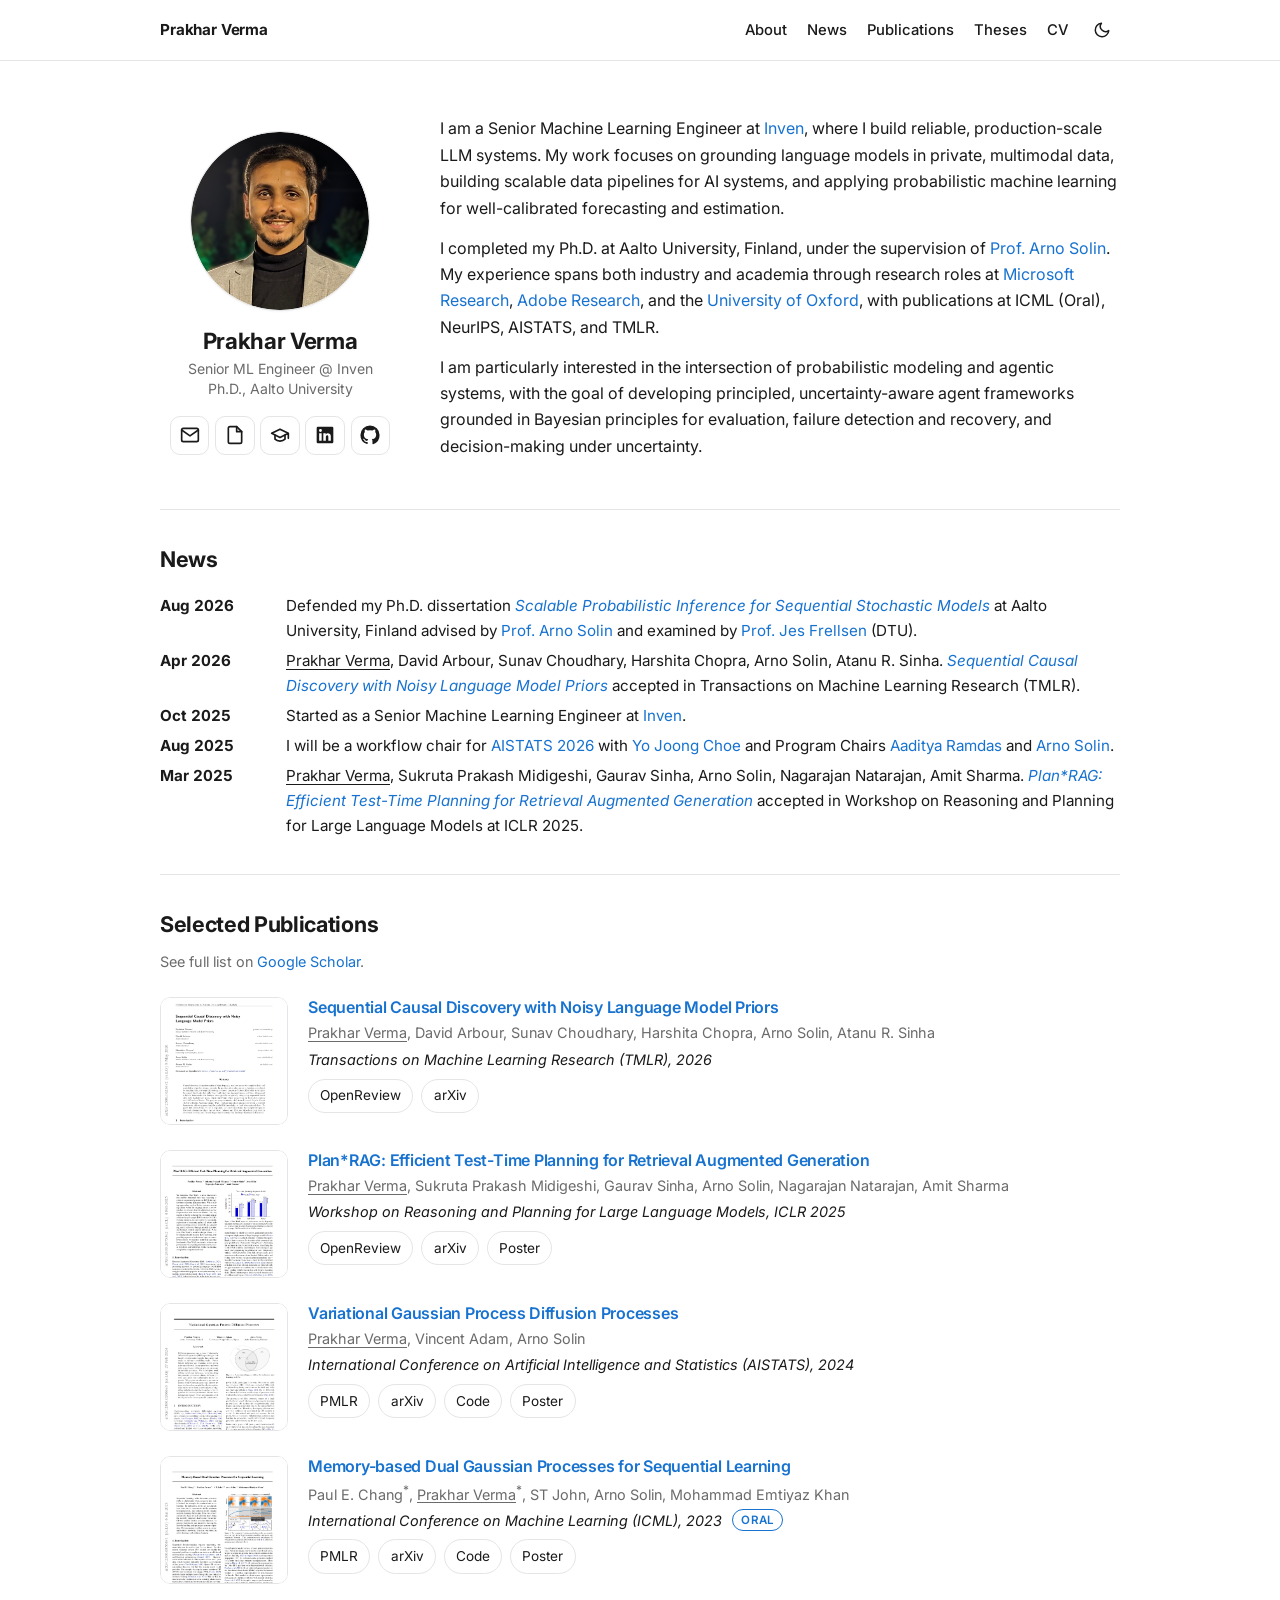
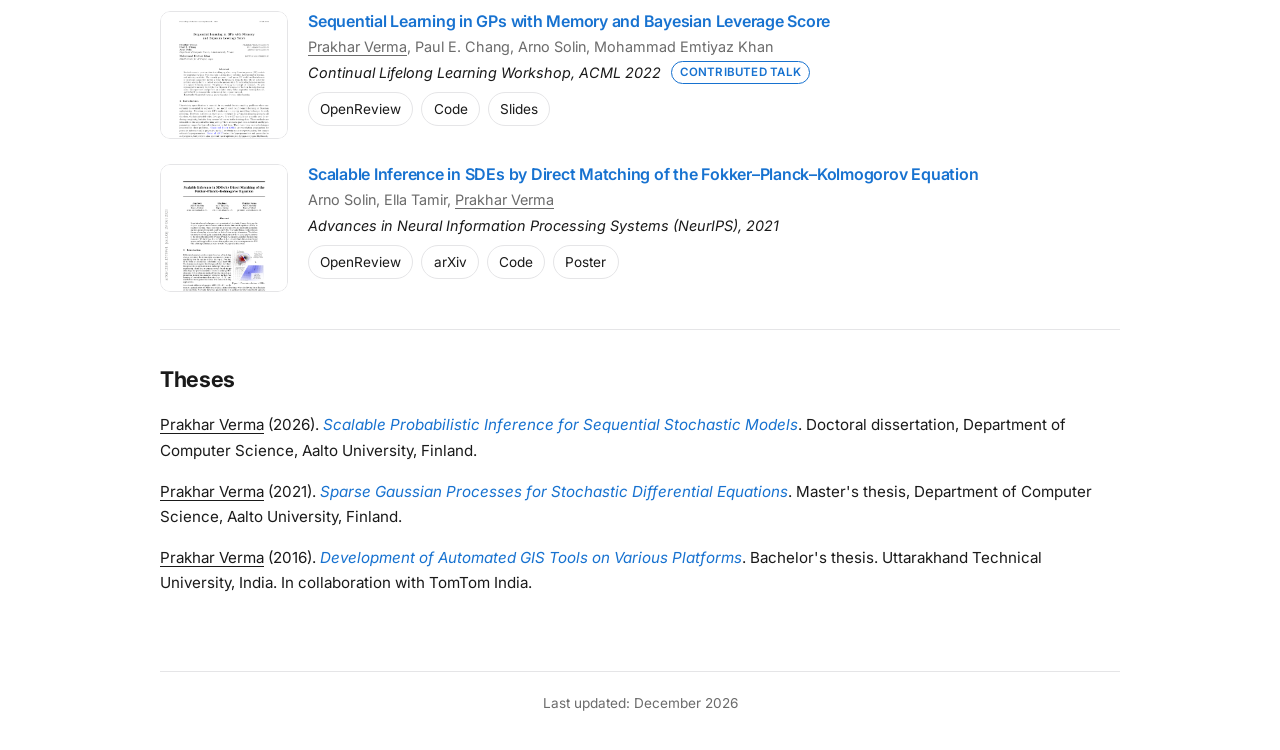
<file: index.html>
<!DOCTYPE html>
<html lang="en">
  <head>
    <meta charset="utf-8">
    <title>Prakhar Verma</title>
    <meta name="author" content="Prakhar Verma">
    <meta name="description" content="Machine learning researcher specializing in probabilistic modeling, Bayesian inference, and large language models.">
    <meta name="viewport" content="width=device-width, initial-scale=1">
    <link rel="preconnect" href="https://fonts.googleapis.com">
    <link rel="preconnect" href="https://fonts.gstatic.com" crossorigin>
    <link href="https://fonts.googleapis.com/css2?family=Inter:wght@400;500;600;700&display=swap" rel="stylesheet">
    <link rel="stylesheet" href="assets/style.css">
    <script>
      (function () {
        var saved = null;
        try { saved = localStorage.getItem('theme'); } catch (e) {}
        document.documentElement.dataset.theme = saved || 'light';
      })();
    </script>
  </head>
  <body>
    <nav class="nav">
      <div class="nav-inner">
        <a class="nav-brand" href="#" id="nav-brand">Prakhar Verma</a>
        <div class="nav-right">
          <div class="nav-links">
            <a href="#about">About</a>
            <a href="#news">News</a>
            <a href="#publications">Publications</a>
            <a href="#theses">Theses</a>
            <a href="data/Resume_PrakharVerma.pdf" target="_blank" rel="noopener">CV</a>
          </div>
          <button class="theme-toggle" id="theme-toggle" aria-label="Toggle dark mode" title="Toggle dark mode">
          <svg class="icon-moon" viewBox="0 0 24 24" fill="none" stroke="currentColor" stroke-width="2" stroke-linecap="round" stroke-linejoin="round"><path d="M21 12.79A9 9 0 1 1 11.21 3 7 7 0 0 0 21 12.79z"/></svg>
          <svg class="icon-sun" viewBox="0 0 24 24" fill="none" stroke="currentColor" stroke-width="2" stroke-linecap="round" stroke-linejoin="round"><circle cx="12" cy="12" r="4"/><path d="M12 2v2M12 20v2M4.93 4.93l1.41 1.41M17.66 17.66l1.41 1.41M2 12h2M20 12h2M4.93 19.07l1.41-1.41M17.66 6.34l1.41-1.41"/></svg>
        </button>
        </div>
      </div>
    </nav>

    <main class="container">
      <!-- ========== About ========== -->
      <section id="about" class="section hero">
        <aside class="hero-side">
          <div class="hero-photo">
            <a href="images/PrakharVerma.png">
              <img alt="Prakhar Verma" src="images/PrakharVerma_circle.png">
            </a>
          </div>
          <h1 class="hero-name">Prakhar Verma</h1>
          <p class="hero-subtitle">Senior ML Engineer @ Inven<br>Ph.D., Aalto University</p>
          <div class="social compact">
            <a href="mailto:prakhar.verma7@gmail.com" aria-label="Email" title="Email">
              <svg viewBox="0 0 24 24" fill="none" stroke="currentColor" stroke-width="2" stroke-linecap="round" stroke-linejoin="round"><path d="M4 4h16c1.1 0 2 .9 2 2v12c0 1.1-.9 2-2 2H4c-1.1 0-2-.9-2-2V6c0-1.1.9-2 2-2z"/><polyline points="22,6 12,13 2,6"/></svg>
              <span class="label">Email</span>
            </a>
            <a href="data/Resume_PrakharVerma.pdf" target="_blank" rel="noopener" aria-label="CV" title="CV">
              <svg viewBox="0 0 24 24" fill="none" stroke="currentColor" stroke-width="2" stroke-linecap="round" stroke-linejoin="round"><path d="M14 2H6a2 2 0 0 0-2 2v16a2 2 0 0 0 2 2h12a2 2 0 0 0 2-2V8z"/><polyline points="14 2 14 8 20 8"/></svg>
              <span class="label">CV</span>
            </a>
            <a href="https://scholar.google.com/citations?user=I9Hu4LsAAAAJ&hl=en" target="_blank" rel="noopener" aria-label="Google Scholar" title="Google Scholar">
              <svg viewBox="0 0 24 24" fill="none" stroke="currentColor" stroke-width="2" stroke-linecap="round" stroke-linejoin="round"><path d="M22 10v6M2 10l10-5 10 5-10 5z"/><path d="M6 12v5c3 3 9 3 12 0v-5"/></svg>
              <span class="label">Scholar</span>
            </a>
            <a href="https://www.linkedin.com/in/vermaprakhar/" target="_blank" rel="noopener" aria-label="LinkedIn" title="LinkedIn">
              <svg viewBox="0 0 24 24" fill="currentColor"><path d="M20.5 2h-17A1.5 1.5 0 0 0 2 3.5v17A1.5 1.5 0 0 0 3.5 22h17a1.5 1.5 0 0 0 1.5-1.5v-17A1.5 1.5 0 0 0 20.5 2zM8 19H5v-9h3zM6.5 8.25A1.75 1.75 0 1 1 8.3 6.5a1.78 1.78 0 0 1-1.8 1.75zM19 19h-3v-4.74c0-1.42-.6-1.93-1.38-1.93A1.74 1.74 0 0 0 13 14.19a.66.66 0 0 0 0 .14V19h-3v-9h2.9v1.3a3.11 3.11 0 0 1 2.7-1.4c1.55 0 3.36.86 3.36 3.66z"/></svg>
              <span class="label">LinkedIn</span>
            </a>
            <a href="https://github.com/prakharverma" target="_blank" rel="noopener" aria-label="GitHub" title="GitHub">
              <svg viewBox="0 0 24 24" fill="currentColor"><path d="M12 .5A11.5 11.5 0 0 0 .5 12a11.5 11.5 0 0 0 7.86 10.92c.58.1.79-.25.79-.56v-2c-3.2.7-3.88-1.37-3.88-1.37a3.05 3.05 0 0 0-1.28-1.68c-1.04-.71.08-.7.08-.7a2.41 2.41 0 0 1 1.76 1.18 2.44 2.44 0 0 0 3.34.95 2.45 2.45 0 0 1 .73-1.53c-2.55-.29-5.24-1.28-5.24-5.68a4.45 4.45 0 0 1 1.19-3.09 4.13 4.13 0 0 1 .11-3.05s.97-.31 3.18 1.18a10.9 10.9 0 0 1 5.79 0c2.21-1.49 3.18-1.18 3.18-1.18a4.13 4.13 0 0 1 .11 3.05 4.45 4.45 0 0 1 1.19 3.09c0 4.41-2.69 5.38-5.25 5.67a2.75 2.75 0 0 1 .78 2.13v3.16c0 .31.21.67.8.56A11.5 11.5 0 0 0 23.5 12 11.5 11.5 0 0 0 12 .5z"/></svg>
              <span class="label">GitHub</span>
            </a>
          </div>
        </aside>
        <div class="hero-main">
          <p>
            I am a Senior Machine Learning Engineer at <a href="https://inven.ai" target="_blank" rel="noopener">Inven</a>, where I build reliable, production-scale LLM systems.
            My work focuses on grounding language models in private, multimodal data, building scalable data pipelines for AI systems, and applying probabilistic machine learning for well-calibrated forecasting and estimation.
          </p>
          <p>
            I completed my Ph.D. at Aalto University, Finland, under the supervision of
            <a href="https://users.aalto.fi/~asolin/" target="_blank" rel="noopener">Prof. Arno Solin</a>.
            My experience spans both industry and academia through research roles at
            <a href="https://www.microsoft.com/en-us/research/" target="_blank" rel="noopener">Microsoft Research</a>,
            <a href="https://research.adobe.com/" target="_blank" rel="noopener">Adobe Research</a>, and the
            <a href="https://www.cs.ox.ac.uk/" target="_blank" rel="noopener">University of Oxford</a>,
            with publications at ICML (Oral), NeurIPS, AISTATS, and TMLR.
            </p>
          <p>
            I am particularly interested in the intersection of probabilistic modeling and agentic systems,
            with the goal of developing principled, uncertainty-aware agent frameworks grounded in Bayesian principles for evaluation, failure detection and recovery, and decision-making under uncertainty.
          </p>
        </div>
      </section>

      <!-- ========== News ========== -->
      <section id="news" class="section">
        <h2>News</h2>
        <ul class="news-list">
          <li>
            <span class="news-date">Aug 2026</span>
            <span class="news-item"> Defended my Ph.D. dissertation <i><a href="https://aaltodoc.aalto.fi/items/b495e811-1def-4a77-869b-35eb132228ea" target="_blank" rel="noopener">Scalable Probabilistic Inference for Sequential Stochastic Models</a></i> at Aalto University, Finland advised by <a href="https://users.aalto.fi/~asolin/" target="_blank" rel="noopener">Prof. Arno Solin</a> and examined by <a href="https://frellsen.org/" target="_blank" rel="noopener">Prof. Jes Frellsen</a> (DTU).</span>
          </li>
          <li>
            <span class="news-date">Apr 2026</span>
            <span class="news-item"><u>Prakhar Verma</u>, David Arbour, Sunav Choudhary, Harshita Chopra, Arno Solin, Atanu R. Sinha. <i><a href="https://openreview.net/forum?id=wFs71JzEO7" target="_blank" rel="noopener">Sequential Causal Discovery with Noisy Language Model Priors</a></i> accepted in Transactions on Machine Learning Research (TMLR).</span>
          </li>
          <li>
            <span class="news-date">Oct 2025</span>
            <span class="news-item">Started as a Senior Machine Learning Engineer at <a href="https://www.inven.ai/" target="_blank" rel="noopener">Inven</a>.</span>
          </li>
          <li>
            <span class="news-date">Aug 2025</span>
            <span class="news-item">I will be a workflow chair for <a href="https://virtual.aistats.org/Conferences/2026" target="_blank" rel="noopener">AISTATS 2026</a> with <a href="https://yjchoe.github.io/" target="_blank" rel="noopener">Yo Joong Choe</a> and Program Chairs <a href="https://www.stat.cmu.edu/~aramdas/" target="_blank" rel="noopener">Aaditya Ramdas</a> and <a href="https://users.aalto.fi/~asolin/" target="_blank" rel="noopener">Arno Solin</a>.</span>
          </li>
          <li>
            <span class="news-date">Mar 2025</span>
            <span class="news-item"><u>Prakhar Verma</u>, Sukruta Prakash Midigeshi, Gaurav Sinha, Arno Solin, Nagarajan Natarajan, Amit Sharma. <i><a href="https://openreview.net/forum?id=gi9aqlYdBk" target="_blank" rel="noopener">Plan*RAG: Efficient Test-Time Planning for Retrieval Augmented Generation</a></i> accepted in Workshop on Reasoning and Planning for Large Language Models at ICLR 2025.</span>
          </li>
        </ul>
      </section>

      <!-- ========== Publications ========== -->
      <section id="publications" class="section">
        <h2>Selected Publications</h2>
        <p class="pub-more">
          See full list on <a href="https://scholar.google.com/citations?user=I9Hu4LsAAAAJ&hl=en" target="_blank" rel="noopener">Google Scholar</a>.
        </p>
        <div class="pub-list">
          <article class="pub">
            <a class="pub-thumb-link" href="https://openreview.net/forum?id=wFs71JzEO7" target="_blank" rel="noopener">
              <img class="pub-thumb pub-thumb--img" src="images/pubs/seq_causal.png" alt="Sequential Causal Discovery paper thumbnail" loading="lazy">
            </a>
            <div class="pub-body">
              <h3 class="pub-title"><a href="https://openreview.net/forum?id=wFs71JzEO7" target="_blank" rel="noopener">Sequential Causal Discovery with Noisy Language Model Priors</a></h3>
              <p class="pub-authors"><u>Prakhar Verma</u>, David Arbour, Sunav Choudhary, Harshita Chopra, Arno Solin, Atanu R. Sinha</p>
              <p class="pub-venue">Transactions on Machine Learning Research (TMLR), 2026</p>
              <p class="pub-links">
                <a href="https://openreview.net/forum?id=wFs71JzEO7" target="_blank" rel="noopener">OpenReview</a>
                <a href="https://arxiv.org/abs/2506.16234" target="_blank" rel="noopener">arXiv</a>
              </p>
            </div>
          </article>

          <article class="pub">
            <a class="pub-thumb-link" href="https://openreview.net/forum?id=gi9aqlYdBk" target="_blank" rel="noopener">
              <img class="pub-thumb pub-thumb--img" src="images/pubs/plan_rag.png" alt="Plan*RAG paper thumbnail" loading="lazy">
            </a>
            <div class="pub-body">
              <h3 class="pub-title"><a href="https://openreview.net/forum?id=gi9aqlYdBk" target="_blank" rel="noopener">Plan*RAG: Efficient Test-Time Planning for Retrieval Augmented Generation</a></h3>
              <p class="pub-authors"><u>Prakhar Verma</u>, Sukruta Prakash Midigeshi, Gaurav Sinha, Arno Solin, Nagarajan Natarajan, Amit Sharma</p>
              <p class="pub-venue">Workshop on Reasoning and Planning for Large Language Models, ICLR 2025</p>
              <p class="pub-links">
                <a href="https://openreview.net/forum?id=gi9aqlYdBk" target="_blank" rel="noopener">OpenReview</a>
                <a href="https://arxiv.org/abs/2410.20753" target="_blank" rel="noopener">arXiv</a>
                <a href="data/poster_plan_rag.pdf" target="_blank" rel="noopener">Poster</a>
              </p>
            </div>
          </article>

          <article class="pub">
            <a class="pub-thumb-link" href="https://proceedings.mlr.press/v238/verma24a.html" target="_blank" rel="noopener">
              <img class="pub-thumb pub-thumb--img" src="images/pubs/var_gp.png" alt="Variational Gaussian Process Diffusion Processes paper thumbnail" loading="lazy">
            </a>
            <div class="pub-body">
              <h3 class="pub-title"><a href="https://proceedings.mlr.press/v238/verma24a.html" target="_blank" rel="noopener">Variational Gaussian Process Diffusion Processes</a></h3>
              <p class="pub-authors"><u>Prakhar Verma</u>, Vincent Adam, Arno Solin</p>
              <p class="pub-venue">International Conference on Artificial Intelligence and Statistics (AISTATS), 2024</p>
              <p class="pub-links">
                <a href="https://proceedings.mlr.press/v238/verma24a.html" target="_blank" rel="noopener">PMLR</a>
                <a href="https://arxiv.org/abs/2306.02066" target="_blank" rel="noopener">arXiv</a>
                <a href="https://github.com/AaltoML/vi-diffusion-processes" target="_blank" rel="noopener">Code</a>
                <a href="data/poster_cvi_dp.pdf" target="_blank" rel="noopener">Poster</a>
              </p>
            </div>
          </article>

          <article class="pub">
            <a class="pub-thumb-link" href="https://proceedings.mlr.press/v202/chang23a.html" target="_blank" rel="noopener">
              <img class="pub-thumb pub-thumb--img" src="images/pubs/dual_gp.png" alt="Memory-based Dual Gaussian Processes paper thumbnail" loading="lazy">
            </a>
            <div class="pub-body">
              <h3 class="pub-title"><a href="https://proceedings.mlr.press/v202/chang23a.html" target="_blank" rel="noopener">Memory-based Dual Gaussian Processes for Sequential Learning</a></h3>
              <p class="pub-authors">Paul E. Chang<sup>*</sup>, <u>Prakhar Verma</u><sup>*</sup>, ST John, Arno Solin, Mohammad Emtiyaz Khan</p>
              <p class="pub-venue">International Conference on Machine Learning (ICML), 2023 <span class="badge">Oral</span></p>
              <p class="pub-links">
                <a href="https://proceedings.mlr.press/v202/chang23a.html" target="_blank" rel="noopener">PMLR</a>
                <a href="https://arxiv.org/abs/2306.03566" target="_blank" rel="noopener">arXiv</a>
                <a href="https://github.com/AaltoML/sequential-gp" target="_blank" rel="noopener">Code</a>
                <a href="data/poster_dual_gp.pdf" target="_blank" rel="noopener">Poster</a>
              </p>
            </div>
          </article>

          <article class="pub">
            <a class="pub-thumb-link" href="https://openreview.net/forum?id=_RvQKPW8ZCp" target="_blank" rel="noopener">
              <img class="pub-thumb pub-thumb--img" src="images/pubs/seq_gp.png" alt="Sequential Learning in GPs paper thumbnail" loading="lazy">
            </a>
            <div class="pub-body">
              <h3 class="pub-title"><a href="https://openreview.net/forum?id=_RvQKPW8ZCp" target="_blank" rel="noopener">Sequential Learning in GPs with Memory and Bayesian Leverage Score</a></h3>
              <p class="pub-authors"><u>Prakhar Verma</u>, Paul E. Chang, Arno Solin, Mohammad Emtiyaz Khan</p>
              <p class="pub-venue">Continual Lifelong Learning Workshop, ACML 2022 <span class="badge">Contributed Talk</span></p>
              <p class="pub-links">
                <a href="https://openreview.net/forum?id=_RvQKPW8ZCp" target="_blank" rel="noopener">OpenReview</a>
                <a href="https://github.com/AaltoML/sequential-gp" target="_blank" rel="noopener">Code</a>
                <a href="data/acml2022_contributed_talk.pdf" target="_blank" rel="noopener">Slides</a>
              </p>
            </div>
          </article>

          <article class="pub">
            <a class="pub-thumb-link" href="https://openreview.net/forum?id=admg0sZZm1e" target="_blank" rel="noopener">
              <img class="pub-thumb pub-thumb--img" src="images/pubs/sde_neurips.png" alt="Scalable Inference in SDEs paper thumbnail" loading="lazy">
            </a>
            <div class="pub-body">
              <h3 class="pub-title"><a href="https://openreview.net/forum?id=admg0sZZm1e" target="_blank" rel="noopener">Scalable Inference in SDEs by Direct Matching of the Fokker&ndash;Planck&ndash;Kolmogorov Equation</a></h3>
              <p class="pub-authors">Arno Solin, Ella Tamir, <u>Prakhar Verma</u></p>
              <p class="pub-venue">Advances in Neural Information Processing Systems (NeurIPS), 2021</p>
              <p class="pub-links">
                <a href="https://openreview.net/forum?id=admg0sZZm1e" target="_blank" rel="noopener">OpenReview</a>
                <a href="https://arxiv.org/abs/2110.15739" target="_blank" rel="noopener">arXiv</a>
                <a href="https://github.com/AaltoML/scalable-inference-in-sdes" target="_blank" rel="noopener">Code</a>
                <a href="data/poster_scalable_sde.pdf" target="_blank" rel="noopener">Poster</a>
              </p>
            </div>
          </article>
        </div>
      </section>

      <!-- ========== Theses ========== -->
      <section id="theses" class="section">
        <h2>Theses</h2>
        <p class="thesis">
          <u>Prakhar Verma</u> (2026). <i><a href="https://aaltodoc.aalto.fi/items/b495e811-1def-4a77-869b-35eb132228ea" target="_blank" rel="noopener">Scalable Probabilistic Inference for Sequential Stochastic Models</a></i>. Doctoral dissertation, Department of Computer Science, Aalto University, Finland.
        </p>
        <p class="thesis">
          <u>Prakhar Verma</u> (2021). <i><a href="data/SCI_2021_Verma_Prakhar_v0.1.pdf" target="_blank" rel="noopener">Sparse Gaussian Processes for Stochastic Differential Equations</a></i>. Master's thesis, Department of Computer Science, Aalto University, Finland.
        </p>
        <p class="thesis">
          <u>Prakhar Verma</u> (2016). <i><a href="data/BachelorThesis_PrakharVerma.pdf" target="_blank" rel="noopener">Development of Automated GIS Tools on Various Platforms</a></i>. Bachelor's thesis. Uttarakhand Technical University, India. In collaboration with TomTom India.
        </p>
      </section>

      <!-- ========== Academic Service ========== -->
<!--      <section id="service" class="section">-->
<!--        <h2>Academic Service</h2>-->
<!--        <ul class="service-list">-->
<!--          <li>Workflow Chair, International Conference on Artificial Intelligence and Statistics (AISTATS), 2026</li>-->
<!--          <li>Reviewer &mdash; NeurIPS, ICLR, ICML, AISTATS, CoLLAs</li>-->
<!--        </ul>-->
<!--      </section>-->

      <footer class="footer">
        Last updated: <span id="last-updated">August 2026</span>
      </footer>
    </main>

    <script>
      document.getElementById('theme-toggle').addEventListener('click', function () {
        var next = document.documentElement.dataset.theme === 'dark' ? 'light' : 'dark';
        document.documentElement.dataset.theme = next;
        try { localStorage.setItem('theme', next); } catch (e) {}
      });
      document.getElementById('nav-brand').addEventListener('click', function (e) {
        e.preventDefault();
        window.scrollTo({ top: 0, behavior: 'smooth' });
      });
      (function () {
        var d = new Date(document.lastModified);
        if (!isNaN(d.getTime())) {
          document.getElementById('last-updated').textContent =
            d.toLocaleDateString('en-US', { month: 'long', year: 'numeric' });
        }
      })();
    </script>
  </body>
</html>
</file>
<file: assets/style.css>
/* ---------- Reset ---------- */
*,
*::before,
*::after {
  box-sizing: border-box;
}
html,
body,
h1,
h2,
h3,
h4,
p,
ul,
ol,
figure {
  margin: 0;
  padding: 0;
}
img {
  max-width: 100%;
  display: block;
}
ul {
  list-style: none;
}
button {
  font: inherit;
  color: inherit;
  background: none;
  border: 0;
  cursor: pointer;
}

/* ---------- Design tokens ---------- */
:root {
  --bg: #ffffff;
  --fg: #1a1a1a;
  --muted: #6b6b6b;
  --subtle: #f5f5f7;
  --rule: #e5e5e7;
  --accent: #1772d0;
  --accent-hover: #f09228;
  --card: #fafafa;
  --shadow: 0 1px 2px rgba(0, 0, 0, 0.04);
  --font-sans: "Inter", -apple-system, BlinkMacSystemFont, "Segoe UI", Roboto, Helvetica, Arial, sans-serif;
  --max: 1000px;
  --radius: 10px;
}

:root[data-theme="dark"] {
  --bg: #0f1115;
  --fg: #e8e8ea;
  --muted: #9a9aa2;
  --subtle: #171a20;
  --rule: #24272e;
  --accent: #6ea8ff;
  --accent-hover: #ffb066;
  --card: #171a20;
  --shadow: 0 1px 2px rgba(0, 0, 0, 0.35);
}

/* ---------- Base ---------- */
html {
  scroll-behavior: smooth;
}
body {
  font-family: var(--font-sans);
  font-size: 16px;
  line-height: 1.65;
  color: var(--fg);
  background: var(--bg);
  -webkit-font-smoothing: antialiased;
  -moz-osx-font-smoothing: grayscale;
  transition: background-color 0.2s ease, color 0.2s ease;
}
a {
  color: var(--accent);
  text-decoration: none;
  transition: color 0.15s ease;
}
a:hover {
  color: var(--accent-hover);
}
h1,
h2,
h3,
h4 {
  font-weight: 700;
  letter-spacing: -0.015em;
  line-height: 1.25;
}
h1 {
  font-size: 2rem;
}
h2 {
  font-size: 1.35rem;
  margin-bottom: 1.25rem;
}
h3 {
  font-size: 1rem;
}
p {
  margin-bottom: 0.85rem;
}
strong,
b {
  font-weight: 600;
}
u {
  text-decoration: underline;
  text-underline-offset: 3px;
  text-decoration-thickness: 1px;
}

/* ---------- Layout ---------- */
.container {
  max-width: var(--max);
  margin: 0 auto;
  padding: 0 1.25rem;
}
main.container {
  padding-top: 2rem;
  padding-bottom: 1rem;
}
.section {
  padding: 2.25rem 0;
  border-top: 1px solid var(--rule);
}
.section:first-of-type {
  border-top: 0;
}

/* ---------- Nav ---------- */
.nav {
  position: sticky;
  top: 0;
  z-index: 10;
  background: color-mix(in oklab, var(--bg) 90%, transparent);
  backdrop-filter: saturate(180%) blur(10px);
  -webkit-backdrop-filter: saturate(180%) blur(10px);
  border-bottom: 1px solid var(--rule);
}
.nav-inner {
  max-width: var(--max);
  margin: 0 auto;
  padding: 0.75rem 1.25rem;
  display: flex;
  align-items: center;
  justify-content: space-between;
  gap: 1rem;
}
.nav-brand {
  font-weight: 700;
  font-size: 0.95rem;
  color: var(--fg);
  letter-spacing: -0.01em;
}
.nav-brand:hover {
  color: var(--accent);
}
.nav-right {
  display: flex;
  align-items: center;
  gap: 1rem;
}
.nav-links {
  display: flex;
  gap: 1.25rem;
  flex-wrap: wrap;
}
.nav-links a {
  color: var(--fg);
  font-weight: 500;
  font-size: 0.925rem;
}
.nav-links a:hover {
  color: var(--accent);
}
.theme-toggle {
  width: 36px;
  height: 36px;
  border-radius: 50%;
  display: inline-flex;
  align-items: center;
  justify-content: center;
  color: var(--fg);
  transition: background-color 0.15s ease;
}
.theme-toggle:hover {
  background: var(--subtle);
}
.theme-toggle svg {
  width: 18px;
  height: 18px;
}
:root[data-theme="dark"] .icon-sun {
  display: block;
}
:root[data-theme="dark"] .icon-moon {
  display: none;
}
:root:not([data-theme="dark"]) .icon-sun {
  display: none;
}
:root:not([data-theme="dark"]) .icon-moon {
  display: block;
}

/* ---------- Hero ---------- */
.hero {
  display: grid;
  grid-template-columns: 240px 1fr;
  gap: 2.5rem;
  align-items: center;
  padding-top: 1.25rem;
}
.hero-side {
  text-align: center;
}
.hero-photo {
  width: 180px;
  height: 180px;
  border-radius: 50%;
  overflow: hidden;
  border: 1px solid var(--rule);
  box-shadow: var(--shadow);
  margin: 0 auto 1rem;
}
.hero-side .social {
  justify-content: center;
}
.hero-photo img {
  width: 100%;
  height: 100%;
  object-fit: cover;
}
.hero-name {
  font-size: 1.4rem;
  margin-bottom: 0.25rem;
}
.hero-subtitle {
  color: var(--muted);
  font-size: 0.88rem;
  line-height: 1.45;
  margin-bottom: 1rem;
}
.hero-main {
  padding-top: 0.15rem;
}
.hero-main p {
  text-align: left;
}

/* ---------- Social row ---------- */
.social {
  display: flex;
  gap: 0.5rem;
  flex-wrap: wrap;
}
.social.compact {
  gap: 0.35rem;
}
.social.compact a {
  padding: 0.55rem;
  gap: 0;
}
.social.compact .label {
  position: absolute;
  width: 1px;
  height: 1px;
  overflow: hidden;
  clip: rect(0 0 0 0);
  white-space: nowrap;
}
.social.compact svg {
  width: 20px;
  height: 20px;
}
.social a {
  display: inline-flex;
  align-items: center;
  gap: 0.4rem;
  padding: 0.45rem 0.85rem;
  border: 1px solid var(--rule);
  border-radius: var(--radius);
  color: var(--fg);
  font-size: 0.875rem;
  font-weight: 500;
  transition: border-color 0.15s ease, color 0.15s ease, background-color 0.15s ease;
}
.social a:hover {
  border-color: var(--accent);
  color: var(--accent);
  background: var(--subtle);
}
.social svg {
  width: 15px;
  height: 15px;
}

/* ---------- News ---------- */
.news-list {
  display: flex;
  flex-direction: column;
  gap: 0.3rem;
}
.news-list li {
  display: grid;
  grid-template-columns: 110px 1fr;
  gap: 1rem;
  align-items: baseline;
}
.news-date {
  color: var(--fg);
  font-size: 0.95rem;
  font-weight: 700;
  font-variant-numeric: tabular-nums;
  white-space: nowrap;
}
.news-item {
  font-size: 0.95rem;
}
.news-item i a {
  color: var(--accent);
  transition: color 0.15s ease;
}
.news-item i a:hover {
  color: var(--accent-hover);
}

/* ---------- Publications ---------- */
.pub-list {
  display: flex;
  flex-direction: column;
  gap: 1.5rem;
}
.pub {
  display: grid;
  grid-template-columns: 128px 1fr;
  gap: 1.25rem;
  align-items: start;
}
.pub-thumb {
  width: 128px;
  height: 128px;
  border-radius: var(--radius);
  display: flex;
  flex-direction: column;
  align-items: center;
  justify-content: center;
  gap: 0.15rem;
  color: #ffffff;
  text-align: center;
  padding: 0.5rem;
  box-shadow: var(--shadow);
  background: linear-gradient(135deg, #475569, #64748b);
}
.pub-thumb .venue-abbr {
  font-size: 1.35rem;
  font-weight: 700;
  letter-spacing: -0.01em;
  line-height: 1.1;
}
.pub-thumb .venue-year {
  font-size: 0.9rem;
  font-weight: 500;
  opacity: 0.9;
}
.pub-thumb-link {
  display: block;
  width: 128px;
  height: 128px;
  border-radius: var(--radius);
  overflow: hidden;
  transition: transform 0.15s ease, box-shadow 0.15s ease;
}
.pub-thumb-link:hover {
  transform: translateY(-2px);
  box-shadow: 0 4px 12px rgba(0, 0, 0, 0.12);
}
.pub-thumb--img {
  padding: 0;
  background: #ffffff;
  object-fit: cover;
  object-position: top center;
  border: 1px solid var(--rule);
  width: 100%;
  height: 100%;
}
:root[data-theme="dark"] .pub-thumb--img {
  background: #e8e8ea;
}
.pub-thumb--tmlr    { background: linear-gradient(135deg, #0f766e, #14b8a6); }
.pub-thumb--iclr    { background: linear-gradient(135deg, #7c3aed, #a855f7); }
.pub-thumb--aistats { background: linear-gradient(135deg, #15803d, #22c55e); }
.pub-thumb--icml    { background: linear-gradient(135deg, #ea580c, #f97316); }
.pub-thumb--neurips { background: linear-gradient(135deg, #1e40af, #3b82f6); }
.pub-thumb--acml    { background: linear-gradient(135deg, #be185d, #ec4899); }
.pub-thumb--arxiv   { background: linear-gradient(135deg, #b91c1c, #f97316); }

.pub-body {
  min-width: 0;
}
.pub-title {
  font-size: 1rem;
  font-weight: 600;
  color: var(--fg);
  margin-bottom: 0.15rem;
  line-height: 1.35;
}
.pub-title a {
  color: var(--accent);
}
.pub-title a:hover {
  color: var(--accent-hover);
}
.pub-authors {
  font-size: 0.9rem;
  color: var(--muted);
  margin-bottom: 0.15rem;
}
.pub-venue {
  font-size: 0.9rem;
  font-style: italic;
  color: var(--fg);
  margin-bottom: 0.45rem;
}
.pub-venue .badge {
  display: inline-block;
  margin-left: 0.4rem;
  padding: 0.05rem 0.5rem;
  font-size: 0.72rem;
  font-style: normal;
  font-weight: 600;
  letter-spacing: 0.02em;
  text-transform: uppercase;
  color: var(--accent);
  border: 1px solid var(--accent);
  border-radius: 999px;
  vertical-align: 2px;
}
.pub-links {
  display: flex;
  gap: 0.5rem;
  flex-wrap: wrap;
  font-size: 0.85rem;
}
.pub-links a {
  padding: 0.3rem 0.7rem;
  border: 1px solid var(--rule);
  border-radius: 999px;
  color: var(--fg);
  transition: border-color 0.15s ease, color 0.15s ease, background-color 0.15s ease;
}
.pub-links a:hover {
  border-color: var(--accent);
  color: var(--accent);
  background: var(--subtle);
}
.pub-more {
  margin-top: -0.5rem;
  margin-bottom: 1.5rem;
  font-size: 0.9rem;
  color: var(--muted);
}

/* ---------- Theses & service ---------- */
.thesis {
  margin-bottom: 1rem;
  font-size: 0.95rem;
}
.service-list li {
  padding: 0.25rem 0;
  font-size: 0.95rem;
}
.service-list li::before {
  content: "·";
  color: var(--muted);
  margin-right: 0.6rem;
}

/* ---------- Footer ---------- */
.footer {
  text-align: center;
  padding: 1.25rem 0;
  font-size: 0.85rem;
  color: var(--muted);
  border-top: 1px solid var(--rule);
  margin-top: 1.5rem;
}

/* ---------- Responsive ---------- */
@media (max-width: 640px) {
  .hero {
    grid-template-columns: 1fr;
    gap: 1.25rem;
  }
  .hero-photo {
    width: 130px;
    height: 130px;
  }
  .nav-links {
    gap: 0.9rem;
    font-size: 0.9rem;
  }
  .news-list li {
    grid-template-columns: 1fr;
    gap: 0.15rem;
  }
  h1 {
    font-size: 1.75rem;
  }
  .pub {
    grid-template-columns: 96px 1fr;
    gap: 1rem;
  }
  .pub-thumb,
  .pub-thumb-link {
    width: 96px;
    height: 96px;
  }
  .pub-thumb .venue-abbr {
    font-size: 1.05rem;
  }
  .pub-thumb .venue-year {
    font-size: 0.8rem;
  }
}
</file>
